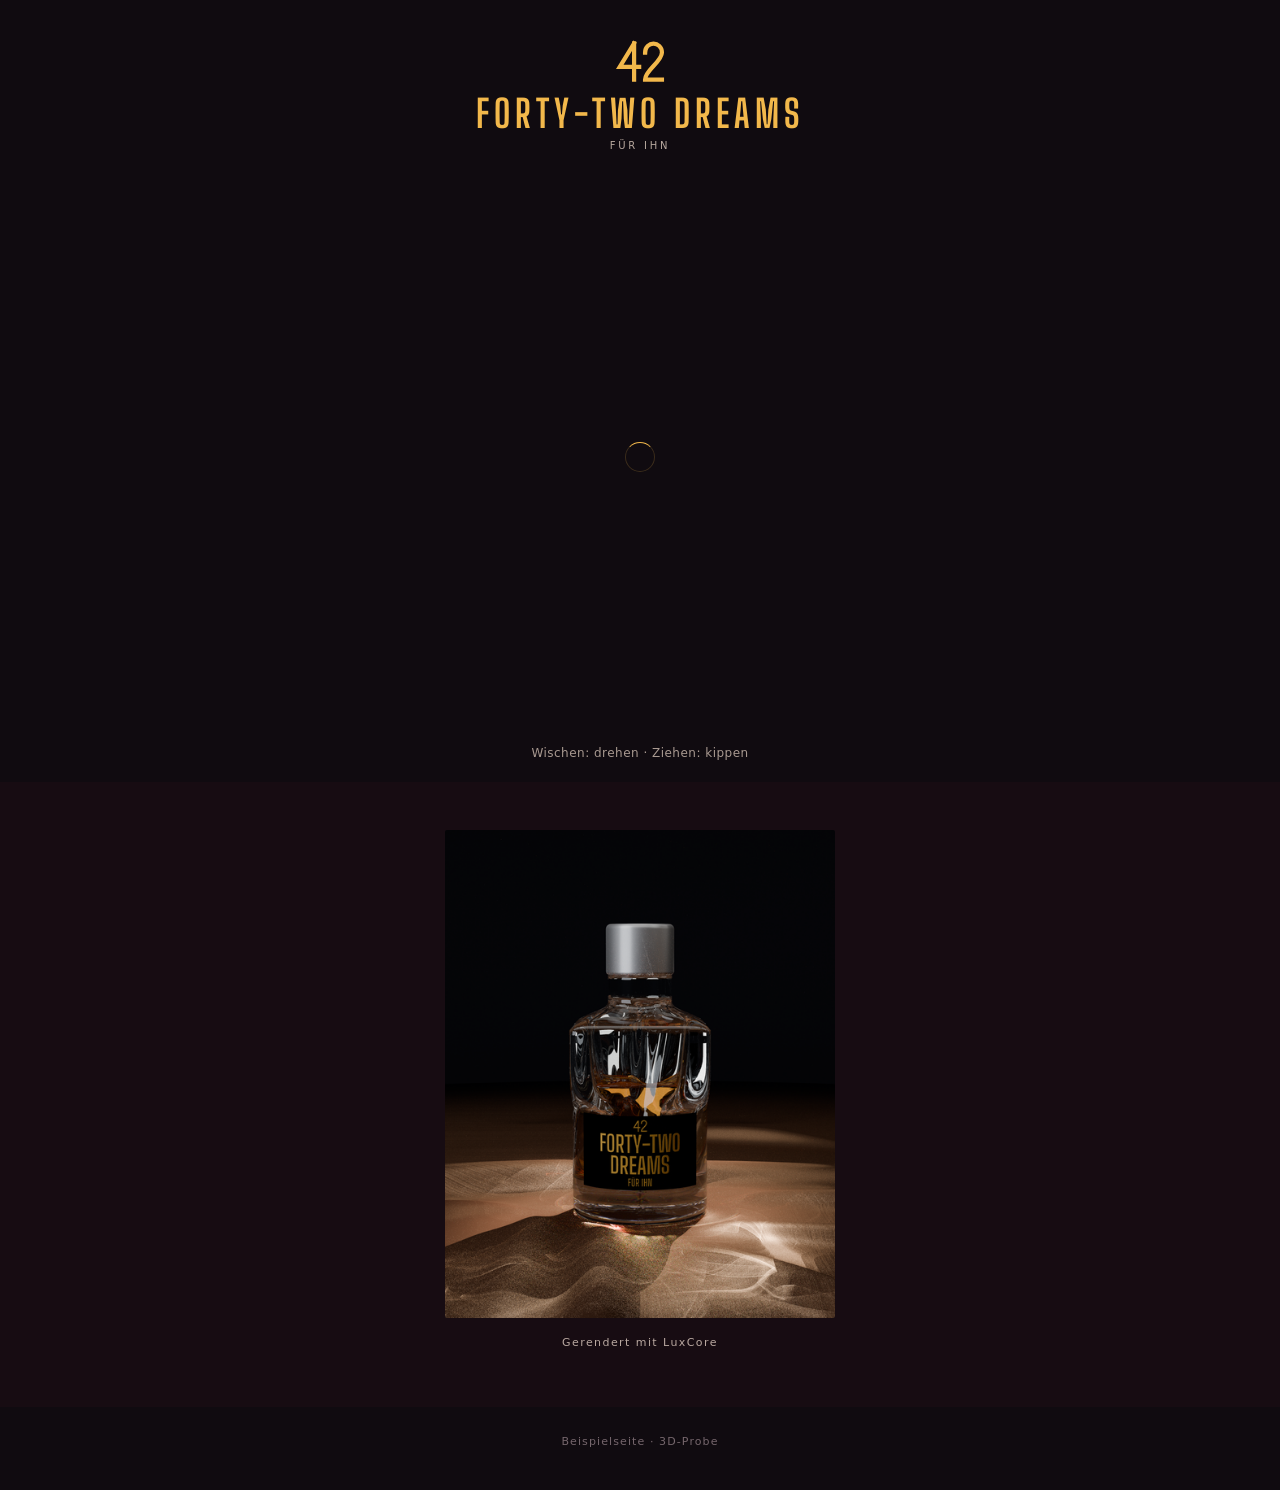
<file: index.html>
<!doctype html>
<html lang="de">
<head>
  <meta charset="utf-8">
  <meta name="viewport" content="width=device-width,initial-scale=1">
  <meta name="robots" content="noindex, nofollow">
  <title>FORTY-TWO DREAMS</title>
  <link rel="icon" href="data:,">
  <link rel="stylesheet" href="./stil.css">
  <script type="importmap">
    {"imports":{"three":"./lib/three.webgpu.js","three/tsl":"./lib/three.tsl.js"}}
  </script>
</head>
<body class="beispiel">
  <header class="kopf">
    <img src="./42-zeichen.svg" alt="">
    <h1>FORTY-TWO DREAMS</h1>
    <p>FÜR IHN</p>
  </header>
  <main>
    <section class="buhne" aria-label="Interaktiver Flakon">
      <canvas aria-label="Drehbarer und kippbarer Flakon"></canvas>
      <div id="lade" aria-label="3D-Ansicht wird geladen"></div>
      <p id="fehler" hidden></p>
    </section>
    <p class="bedienhinweis">Wischen: drehen · Ziehen: kippen</p>
  </main>
  <section class="standbild">
    <img src="./standbild_luxcore.png" alt="FORTY-TWO DREAMS">
    <p>Gerendert mit LuxCore</p>
  </section>
  <footer>Beispielseite · 3D-Probe</footer>
  <script>
    // Lädt das Programm selbst nicht (kaputte Auslieferung), erscheint ein Satz statt der endlosen Ladeanzeige
    function flakonLadefehler() {
      if (document.documentElement.dataset.flakon) return;
      document.documentElement.dataset.flakon = 'fehler';
      var ziel = document.querySelector('#status') || document.querySelector('#fehler'), lade = document.querySelector('#lade');
      if (ziel) { ziel.hidden = false; ziel.textContent = 'Die 3D-Ansicht konnte nicht geladen werden.'; }
      if (lade) lade.hidden = true;
    }
  </script>
  <script type="module" src="./flakon.js" onerror="flakonLadefehler()"></script>
</body>
</html>
</file>
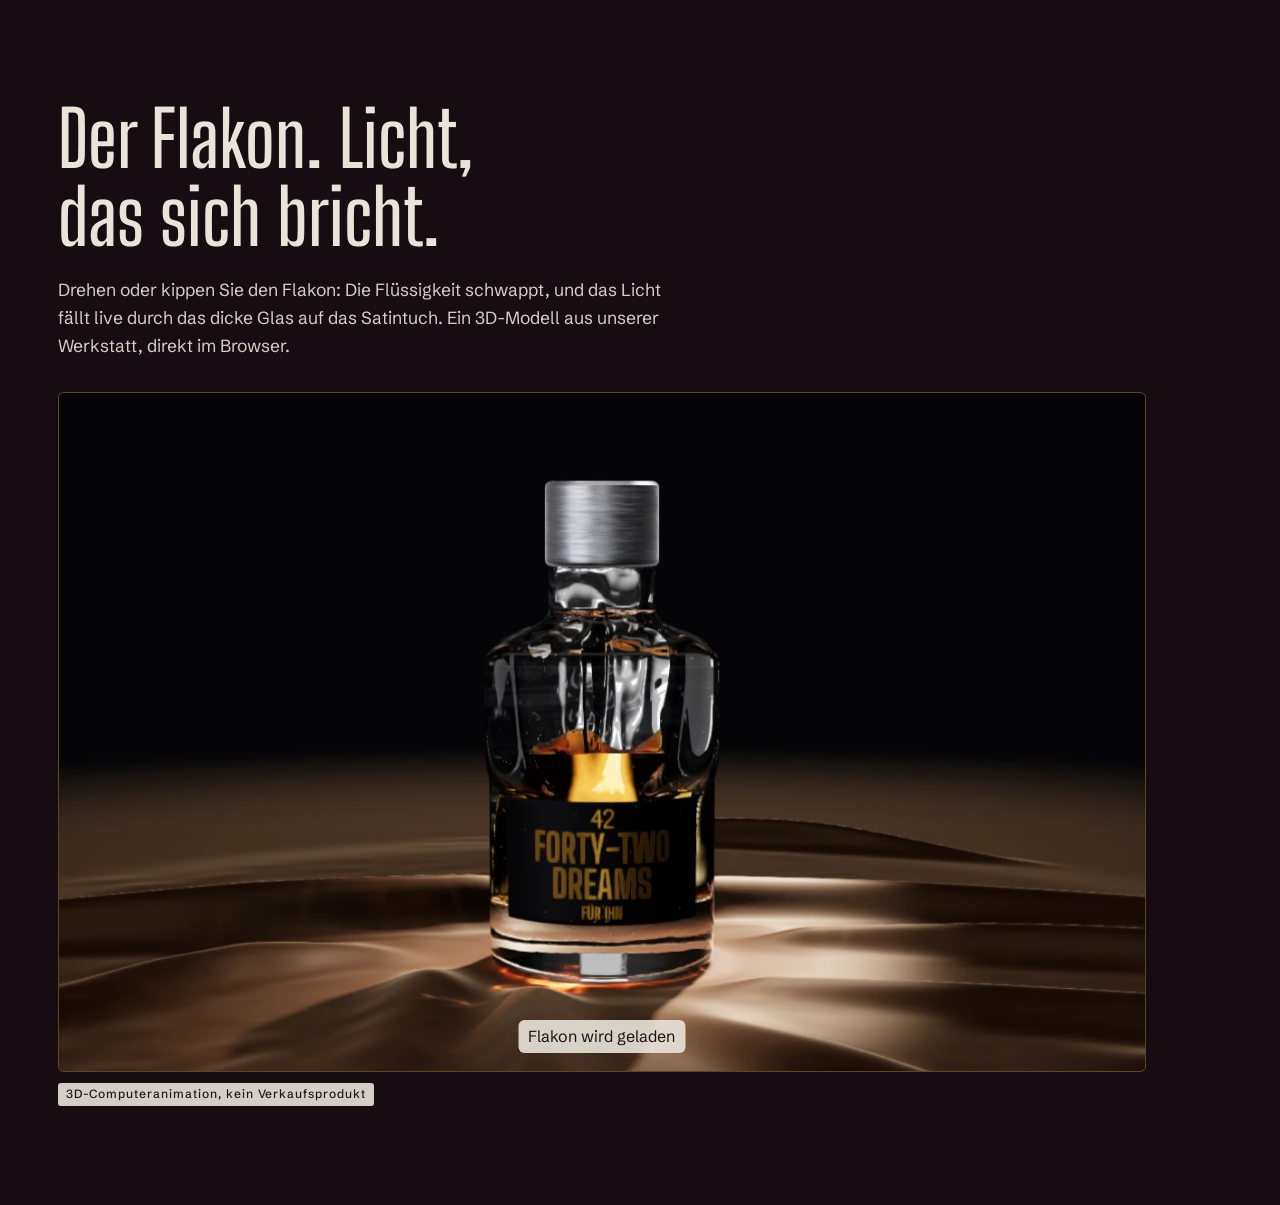
<file: fenster/index.html>
<!DOCTYPE html>
<html lang="de" class="js">
<head>
  <meta charset="utf-8">
  <meta name="viewport" content="width=device-width, initial-scale=1">
  <meta name="robots" content="noindex, nofollow">
  <title>Flakon im Fenster – Prüfseite</title>
  <link rel="icon" href="data:,">
  <link rel="stylesheet" href="stil.css">
  <script type="importmap">{"imports":{"three":"./flakon/lib/three.webgpu.js","three/webgpu":"./flakon/lib/three.webgpu.js","three/tsl":"./flakon/lib/three.tsl.js","./flakon/lib/three.core.js":"../lib/three.core.js"}}</script>
</head>
<body>
  <main>
    <section class="flakon3d" id="flakon" aria-label="Der Flakon in 3D">
      <h2>Der Flakon. Licht, das sich bricht.</h2>
      <p class="flakon3d__text">Drehen oder kippen Sie den Flakon: Die Flüssigkeit schwappt, und das Licht fällt live durch
        das dicke Glas auf das Satintuch. Ein 3D-Modell aus unserer Werkstatt, direkt im Browser.</p>
      <div class="flakon3d__bogen">
        <div class="flakon3d__fenster">
          <canvas data-flakon3d tabindex="0" aria-label="Drehbarer und kippbarer 3D-Flakon: waagerecht ziehen zum Drehen, senkrecht zum Kippen"></canvas>
          <img class="flakon3d__standbild" src="flakon/standbild.webp" width="1200" height="900" alt="Ein Parfümflakon aus dickem Glas mit bernsteinfarbener Flüssigkeit auf einem dunkelbraunen Satintuch" loading="lazy">
          <p class="flakon3d__laden" role="status">Flakon wird geladen</p>
          <p class="flakon3d__hinweis" hidden>Wischen: drehen · Ziehen: kippen</p>
          <p class="flakon3d__ersatz" hidden>Ihr Browser kann die 3D-Ansicht nicht zeigen. Hier ist ein Bild des Flakons.</p>
        </div>
        <p class="media-ki" role="note">3D-Computeranimation, kein Verkaufsprodukt</p>
      </div>
    </section>
  </main>
  <script type="module" src="flakon/flakon-fenster.js"></script>
</body>
</html>
</file>
<file: stil.css>
@font-face { font-family: BigShoulders; src: url('./BigShouldersDisplay-700.ttf') format('truetype'); font-weight: 700; }
:root { color-scheme: dark; font-family: system-ui, sans-serif; background: #11181b; }
* { box-sizing: border-box; }
[hidden] { display: none !important; }
body { margin: 0; overflow: hidden; }
main, canvas { width: 100vw; height: 100vh; display: block; }
canvas { touch-action: none; cursor: grab; }
canvas:active { cursor: grabbing; }
.hinweis {
  position: fixed; left: 20px; bottom: 20px; display: grid; gap: 5px;
  padding: 12px 16px; border: 1px solid #ffffff20; border-radius: 8px;
  color: #d6e2e5; background: #11181bcc; font-size: 13px; pointer-events: none;
}
.hinweis strong { color: #e5b86d; font-size: 15px; }
#status { color: #91a4a9; }
.regler {
  position: fixed; right: 20px; top: 16px; display: grid; gap: 8px;
  padding: 10px 14px; border: 1px solid #ffffff20; border-radius: 8px;
  color: #d6e2e5; background: #11181bcc; font-size: 13px;
}
.regler label { display: grid; grid-template-columns: 80px 120px; align-items: center; gap: 8px; }

.beispiel { overflow-y: auto; background: #100b10; color: #f0e8df; }
.beispiel main { width: 100%; height: auto; }
.kopf { min-height: 118px; display: grid; place-items: center; align-content: center; gap: 7px; padding: 18px 20px 14px; }
.kopf img { width: 44px; height: 44px; }
.kopf h1 { margin: 0; color: #f2b84b; font: 700 30px/1 BigShoulders, sans-serif; letter-spacing: .13em; text-align: center; }
.kopf p { margin: 0; color: #b8a99f; font-size: 10px; letter-spacing: .28em; }
.buhne { position: relative; width: min(100%, 600px); height: min(54vh, 650px); margin: 0 auto; overflow: hidden; }
.buhne canvas { width: 100%; height: 100%; }
.bedienhinweis { margin: 10px 16px 22px; color: #a99a91; font-size: 12px; letter-spacing: .04em; text-align: center; }
#lade { position: absolute; inset: 50% auto auto 50%; width: 30px; height: 30px; margin: -15px;
  border: 1px solid #f2b84b30; border-top-color: #f2b84b; border-radius: 50%; animation: drehen 1s linear infinite; }
@keyframes drehen { to { transform: rotate(360deg); } }
#fehler { position: absolute; inset: 45% 20px auto; margin: 0; color: #f2b84b; text-align: center; }
.standbild { padding: 30px 20px 50px; background: #170c12; text-align: center; }
.standbild img { display: block; width: min(78vw, 390px); height: auto; margin: 0 auto 18px; border-radius: 2px; }
.standbild p { margin: 0; color: #b9a8a0; font-size: 11px; letter-spacing: .13em; }
.beispiel footer { padding: 28px 20px 42px; color: #75666c; font-size: 11px; letter-spacing: .1em; text-align: center; }
@media (min-width: 800px) {
  .kopf { min-height: 178px; padding: 28px 20px 22px; }
  .kopf img { width: 54px; height: 54px; }
  .kopf h1 { font-size: 38px; }
  .buhne { height: min(62vh, 650px); }
  .standbild { padding: 48px 20px 58px; }
}
</file>
<file: fenster/stil.css>
/* Prüfseite: Auszug aus der Agentur-Webseite (Schriften, Grundregeln, Schild, Flakon-Fenster). */
@font-face { font-family: "Big Shoulders Display"; font-style: normal; font-weight: 500; font-display: swap;
  src: url("assets/fonts/big-shoulders-display-latin-500-normal.woff2") format("woff2"); }
@font-face { font-family: "Big Shoulders Display"; font-style: normal; font-weight: 600; font-display: swap;
  src: url("assets/fonts/big-shoulders-display-latin-600-normal.woff2") format("woff2"); }
@font-face { font-family: "Big Shoulders Display"; font-style: normal; font-weight: 700; font-display: swap;
  src: url("assets/fonts/big-shoulders-display-latin-700-normal.woff2") format("woff2"); }
@font-face { font-family: "Schibsted Grotesk"; font-style: normal; font-weight: 400; font-display: swap;
  src: url("assets/fonts/schibsted-grotesk-latin-400-normal.woff2") format("woff2"); }
@font-face { font-family: "Schibsted Grotesk"; font-style: normal; font-weight: 500; font-display: swap;
  src: url("assets/fonts/schibsted-grotesk-latin-500-normal.woff2") format("woff2"); }
@font-face { font-family: "Schibsted Grotesk"; font-style: normal; font-weight: 600; font-display: swap;
  src: url("assets/fonts/schibsted-grotesk-latin-600-normal.woff2") format("woff2"); }
@font-face { font-family: "Schibsted Grotesk"; font-style: italic; font-weight: 400; font-display: swap;
  src: url("assets/fonts/schibsted-grotesk-latin-400-italic.woff2") format("woff2"); }
:root {
  --saal: #170C12;
  --samt: #3B1224;
  --leinwand: #E9E4DA;
  --lampe: #F2B84B;
  --nebel: #9A8A92;
  --tinte: #1C1418;
  /* Nebentext auf hellem Grund — in der Familie aus Nebel und Tinte gemischt (7,3:1 auf Leinwand) */
  --tinte-weich: #54434B;
  --linie-auf-hell: rgba(28, 20, 24, 0.18);
  --linie-auf-dunkel: rgba(233, 228, 218, 0.16);

  /* Der Saallicht-Zustand der ganzen Seite: startet dunkel, wird beim Scrollen hell
     und am Ende wieder dunkel. main.js steuert --grund über ScrollTrigger. */
  --grund: var(--saal);

  --schrift-titel: "Big Shoulders Display", "Arial Narrow", sans-serif;
  --schrift-text: "Schibsted Grotesk", "Helvetica Neue", Arial, sans-serif;
  --rand: clamp(1.25rem, 4.5vw, 4.5rem);
}
* { box-sizing: border-box; }
html {
  background: var(--saal);
  scroll-behavior: smooth;
  overflow-x: clip;
}
body {
  margin: 0;
  background: var(--grund);
  color: var(--tinte);
  font: 400 17.5px/1.6 var(--schrift-text);
  -webkit-font-smoothing: antialiased;
  overflow-x: hidden;
}
h1, h2, h3 {
  font-family: var(--schrift-titel);
  font-weight: 600;
  line-height: 1.02;
  margin: 0;
}
.media-ki {
  position: absolute;
  left: 10px;
  top: 10px;
  z-index: 3;
  margin: 0;
  padding: 4px 8px;
  border-radius: 3px;
  /* Helles Schild mit dunkler Schrift: über dunklem Filmbild lesbar, und die
     Schrift bleibt ≥ 4,5:1, selbst wenn die Kopfleiste kurz darüber liegt (Befund 1). */
  background: rgba(233, 228, 218, 0.9);
  box-shadow: 0 0 0 1px rgba(23, 12, 18, 0.18);
  color: var(--tinte);
  font: 500 0.75rem/1.2 var(--schrift-text);
  letter-spacing: 0.08em;
  pointer-events: none;
}
/* ---------- Flakon in 3D (E-036): Fenster mit Rahmen direkt nach der Uhr ----------
   Aufbau wie die Uhr; innen dunkler Grund #0d0a09 (der Flakon zeichnet seinen
   eigenen Hintergrund), Standbild füllt das Fenster (object-fit: cover). */

.flakon3d {
  padding: clamp(5rem, 11vh, 8.5rem) var(--rand);
}
.flakon3d h2 {
  font-size: clamp(2.9rem, 6vw, 5.4rem);
  color: var(--leinwand);
  max-width: 14ch;
}
.flakon3d__text {
  margin-top: 1.3rem;
  max-width: 38rem;
  color: rgba(233, 228, 218, 0.9);
}

.flakon3d__bogen {
  position: relative;
  margin-top: clamp(1.5rem, 3.5vh, 2.4rem);
  /* Rechner 16:10, so breit wie die Inhaltsspalte (68rem wie „Zeitsprung“);
     Breite höchstens 80vh × 16/10 = 128vh, damit die Höhe bei rund 80 % bleibt. */
  max-width: min(68rem, 128vh);
}

.flakon3d__fenster {
  position: relative;
  width: 100%;
  aspect-ratio: 16 / 10;
  overflow: hidden;
  border: 1px solid rgba(242, 184, 75, 0.35); /* var(--lampe) mit rund 35 % Deckkraft */
  border-radius: 6px;
  background: #0d0a09;
}

/* Kein touch-action hier: das Modul setzt es selbst auf die Zeichenfläche. */
.flakon3d__fenster canvas {
  position: absolute;
  inset: 0;
  z-index: 1;
  display: block;
  width: 100%;
  height: 100%;
}
.flakon3d__fenster canvas:focus-visible {
  outline: 2px solid var(--lampe);
  outline-offset: -5px;
}
.flakon3d__fenster canvas[hidden] { display: none; }

/* Rückfallbild: sichtbar, solange die 3D-Ansicht nicht läuft; füllt das Fenster. */
.flakon3d__standbild {
  position: absolute;
  inset: 0;
  z-index: 2;
  display: block;
  width: 100%;
  height: 100%;
  object-fit: cover;
}
.flakon3d__standbild[hidden] { display: none; }

/* Ladehinweis und Bedienhinweis: unten mittig im Fenster, klein, über dem Bild. */
.flakon3d__laden,
.flakon3d__hinweis {
  position: absolute;
  z-index: 3;
  left: 50%;
  bottom: 1.1rem;
  transform: translateX(-50%);
  margin: 0;
  padding: 4px 10px;
  border-radius: 6px;
  background: rgba(233, 228, 218, 0.9);
  font-size: 1rem;
  color: var(--tinte);
  text-align: center;
  pointer-events: none;
}
.flakon3d__laden[hidden] { display: none; }
.flakon3d__hinweis {
  max-width: calc(100% - 2.4rem);
  transition: opacity 0.7s;
}
.flakon3d__hinweis[hidden] { display: none; }
.flakon3d__hinweis.benutzt { opacity: 0; }

/* Rückfallsatz: über dem Standbild, unten mittig. */
.flakon3d__ersatz {
  position: absolute;
  z-index: 3;
  left: 50%;
  bottom: 1.4rem;
  transform: translateX(-50%);
  max-width: calc(100% - 2.4rem);
  margin: 0;
  padding: 0.6rem 1rem;
  border-radius: 6px;
  background: rgba(233, 228, 218, 0.9);
  color: var(--tinte);
  font-size: 1rem;
  line-height: 1.5;
  text-align: center;
}

/* Ohne JavaScript: Standbild mit dem Satz aus §3, kein Ladehinweis, keine Bedienung
   (html.js setzt main.js; die Autorenregel überstimmt das hidden-Attribut). */
/* Mit left: 50% dürfte der Text sonst nur die halbe Fensterbreite nutzen und bräche zu früh um. */
.flakon3d__laden, .flakon3d__hinweis, .flakon3d__ersatz { width: max-content; max-width: calc(100% - 2.4rem); }
html:not(.js) .flakon3d__laden { display: none; }
html:not(.js) .flakon3d__hinweis { display: none; }
html:not(.js) .flakon3d__ersatz { display: block; }
html:not(.js) .flakon3d h2 { color: var(--tinte); }
html:not(.js) .flakon3d__text { color: var(--tinte); }

/* Schild unter dem Fenster (Vertrag §3). */
.flakon3d__bogen .media-ki {
  position: static;
  display: inline-block;
  margin-top: 0.7rem;
}

@media (prefers-reduced-motion: reduce) {
  .flakon3d__hinweis { transition: none; }
}

@media (max-width: 760px) {
  /* Handy: volle Breite im Format 4:5, Breite höchstens 56vh (× 1,25 = 70 vh),
     damit die Höhe bei höchstens 70 % der Bildschirmhöhe bleibt. */
  .flakon3d { padding: 4.5rem var(--rand) 4rem; }
  .flakon3d__bogen { max-width: min(100%, 56vh); }
  .flakon3d__fenster { aspect-ratio: 4 / 5; }
}

/* ---------- Referenz: Sofa & Co. ---------- */
</file>
